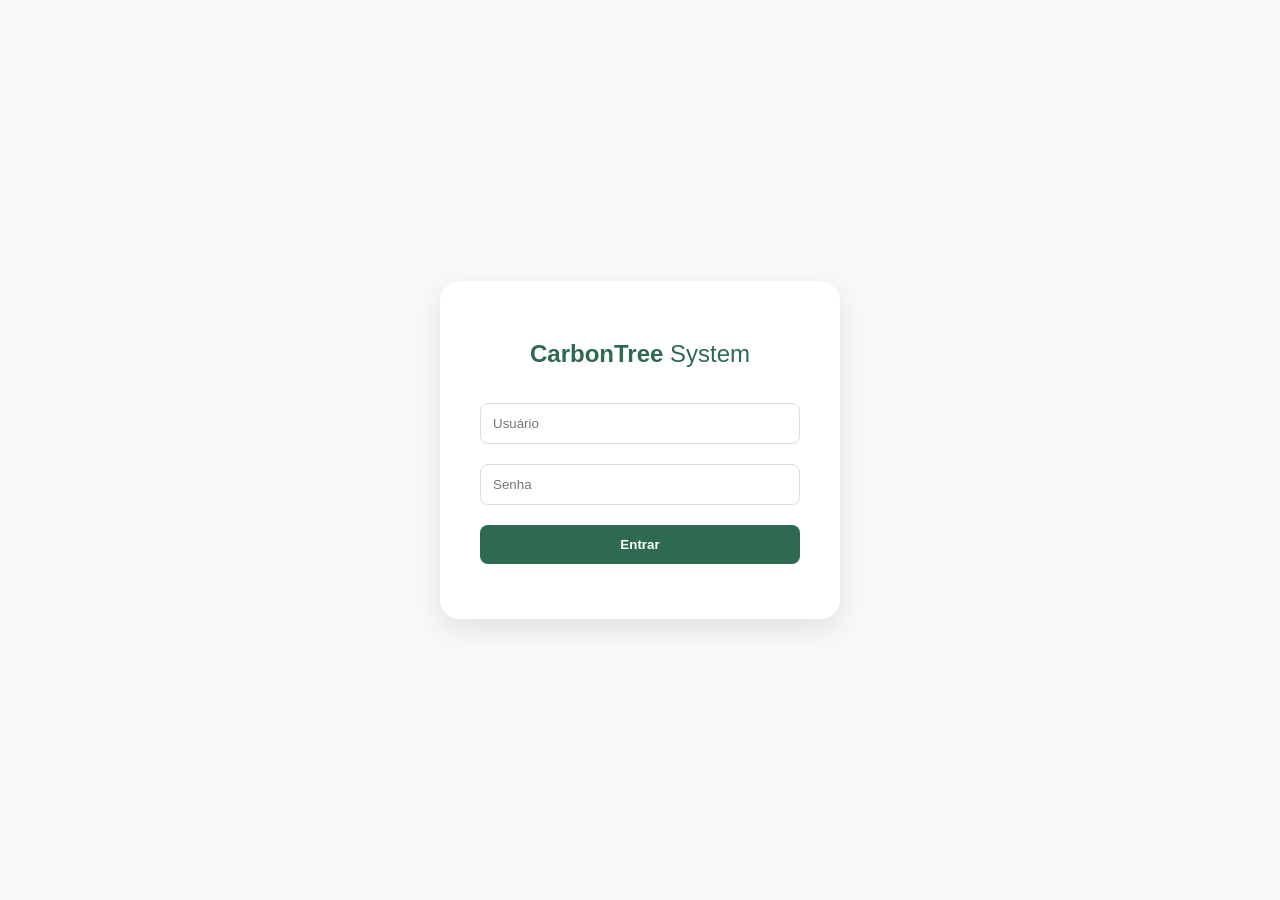
<file: src/main/resources/static/js/index.html>
<!DOCTYPE html>
<html lang="pt-br">
<head>
    <meta charset="UTF-8">
    <meta name="viewport" content="width=device-width, initial-scale=1.0">
    <title>Login - CarbonTree System</title>
    <style>
        :root { --primary: #2d6a4f; --bg: #f8f9fa; }
        body { font-family: 'Inter', sans-serif; background-color: var(--bg); display: flex; justify-content: center; align-items: center; height: 100vh; margin: 0; }
        .login-container { background: white; padding: 40px; border-radius: 20px; box-shadow: 0 10px 30px rgba(0,0,0,0.1); width: 320px; text-align: center; }
        h2 { color: var(--primary); margin-bottom: 25px; }
        input { width: 100%; padding: 12px; margin: 10px 0; border: 1px solid #ddd; border-radius: 8px; box-sizing: border-box; }
        button { width: 100%; padding: 12px; background: var(--primary); color: white; border: none; border-radius: 8px; cursor: pointer; font-weight: bold; margin-top: 10px; }
        button:hover { background: #1b4332; }
        #mensagem { color: #e76f51; font-size: 0.9rem; margin-top: 15px; }
    </style>
</head>
<body>
<div class="login-container">
    <h2>CarbonTree <span style="font-weight: 300;">System</span></h2>
    <input type="text" id="usuario" placeholder="Usuário">
    <input type="password" id="senha" placeholder="Senha">
    <button onclick="fazerLogin()">Entrar</button>
    <p id="mensagem"></p>
</div>

<!-- CORRIGIDO: era <script src="script.js"> — arquivo não existe, o correto é login.js -->
<script src="login.js"></script>
</body>
</html>
</file>
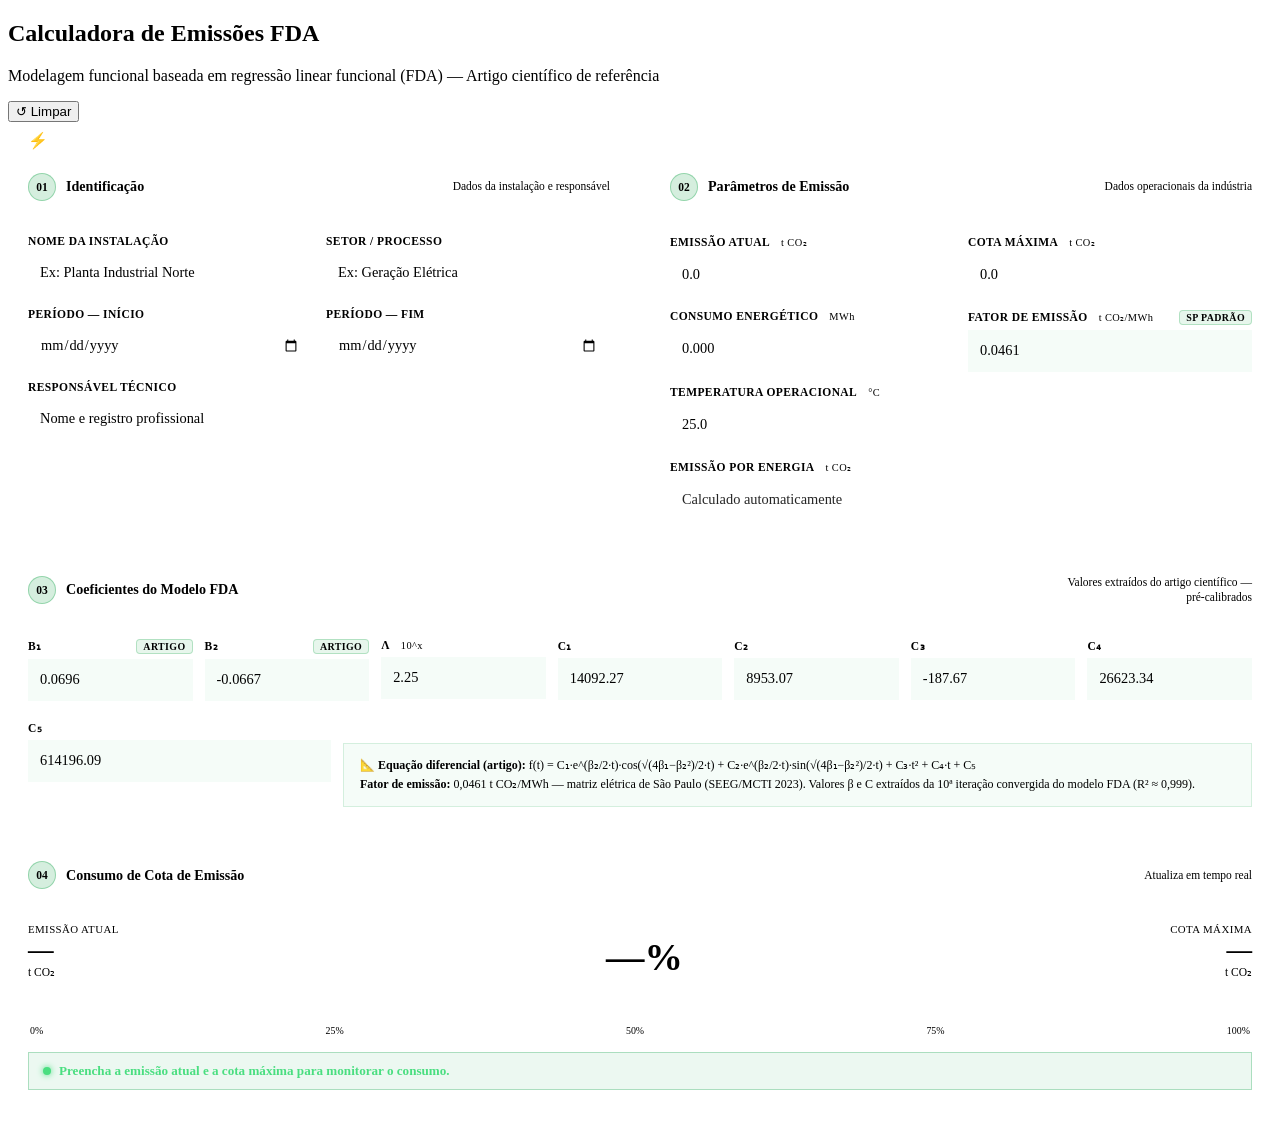
<file: src/main/resources/templates/fda-calculator.html>
<!DOCTYPE html>
<html xmlns:th="http://www.thymeleaf.org"
      th:replace="~{layout :: layout(~{::content}, ~{::scripts-extra})}">
<head><title>Calculadora FDA</title></head>
<body>

<th:block th:fragment="content">

    <style>
        .fda-page {
            --fda-block-gap: 20px;
            --fda-input-h:   42px;
            font-family: var(--font);
            color: var(--text);
        }
        .fda-grid {
            display: grid;
            grid-template-columns: 1fr 1fr;
            gap: var(--fda-block-gap);
            margin-bottom: var(--fda-block-gap);
        }
        .fda-grid .block-full { grid-column: 1 / -1; }

        .fda-block {
            background: var(--bg-card);
            border: 1px solid var(--border);
            border-radius: var(--radius-lg);
            overflow: hidden;
        }
        .fda-block-header {
            display: flex;
            align-items: center;
            gap: 10px;
            padding: 14px 20px;
            border-bottom: 1px solid var(--border);
            background: var(--bg-card2);
        }
        .fda-block-header .block-num {
            display: flex;
            align-items: center;
            justify-content: center;
            width: 26px; height: 26px;
            border-radius: 50%;
            background: rgba(22,163,74,0.18);
            border: 1px solid rgba(22,163,74,0.35);
            font-size: 0.72rem;
            font-weight: 800;
            color: var(--primary-light);
            flex-shrink: 0;
        }
        .fda-block-header h3 {
            font-size: 0.88rem;
            font-weight: 700;
            color: var(--text);
            margin: 0;
        }
        .fda-block-header .block-desc {
            font-size: 0.72rem;
            color: var(--text-dim);
            margin-left: auto;
            text-align: right;
            max-width: 200px;
            line-height: 1.3;
        }
        .fda-block-body {
            padding: 20px;
            display: grid;
            grid-template-columns: 1fr 1fr;
            gap: 14px;
        }
        .fda-block-body.cols-1 { grid-template-columns: 1fr; }
        .fda-block-body.cols-3 { grid-template-columns: 1fr 1fr 1fr; }

        .fda-group { display: flex; flex-direction: column; gap: 5px; }
        .fda-group.span-2 { grid-column: span 2; }
        .fda-group.span-3 { grid-column: 1 / -1; }

        .fda-label {
            font-size: 0.72rem;
            font-weight: 600;
            color: var(--text-muted);
            text-transform: uppercase;
            letter-spacing: 0.4px;
            display: flex;
            align-items: center;
            gap: 5px;
        }
        .fda-label .unit-tag {
            font-size: 0.65rem;
            font-weight: 400;
            text-transform: none;
            color: var(--text-dim);
            background: var(--bg-card2);
            border: 1px solid var(--border);
            padding: 1px 6px;
            border-radius: 4px;
            font-family: var(--font-mono);
        }
        .fda-label .preset-tag {
            font-size: 0.62rem;
            background: rgba(22,163,74,0.1);
            border: 1px solid rgba(22,163,74,0.25);
            color: var(--primary-light);
            padding: 1px 6px;
            border-radius: 4px;
            margin-left: auto;
        }

        .fda-input {
            height: var(--fda-input-h);
            background: var(--bg-card2);
            border: 1px solid var(--border-light);
            border-radius: var(--radius);
            color: var(--text);
            font-family: var(--font-mono);
            font-size: 0.9rem;
            padding: 0 12px;
            outline: none;
            transition: border-color 0.2s, box-shadow 0.2s;
            width: 100%;
            box-sizing: border-box;
        }
        .fda-input:focus {
            border-color: var(--primary);
            box-shadow: 0 0 0 3px rgba(22,163,74,0.1);
        }
        .fda-input.preset {
            color: var(--primary-light);
            border-color: rgba(22,163,74,0.2);
            background: rgba(22,163,74,0.04);
        }
        .fda-input[readonly] {
            cursor: default;
            opacity: 0.85;
        }
        .fda-input::placeholder { color: var(--text-dim); font-family: var(--font); }

        .quota-wrapper {
            padding: 20px;
            display: flex;
            flex-direction: column;
            gap: 16px;
        }

        .quota-numbers {
            display: flex;
            justify-content: space-between;
            align-items: flex-end;
        }
        .quota-val {
            display: flex;
            flex-direction: column;
            gap: 2px;
        }
        .quota-val .qv-label { font-size: 0.68rem; color: var(--text-dim); text-transform: uppercase; letter-spacing: 0.4px; }
        .quota-val .qv-num   {
            font-size: 1.6rem;
            font-weight: 800;
            font-family: var(--font-mono);
            color: var(--text);
            line-height: 1;
            transition: color 0.4s;
        }
        .quota-val .qv-unit  { font-size: 0.72rem; color: var(--text-muted); font-family: var(--font-mono); }

        .quota-pct {
            font-size: 2.4rem;
            font-weight: 900;
            font-family: var(--font-mono);
            transition: color 0.4s;
        }

        .quota-bar-track {
            height: 14px;
            background: var(--bg-card2);
            border: 1px solid var(--border);
            border-radius: 8px;
            overflow: hidden;
            position: relative;
        }
        .quota-bar-fill {
            height: 100%;
            border-radius: 8px;
            transition: width 0.5s cubic-bezier(0.4,0,0.2,1), background 0.5s;
            background: #16a34a;
            position: relative;
        }
        .quota-bar-fill::after {
            content: '';
            position: absolute;
            inset: 0;
            background: linear-gradient(90deg, transparent 0%, rgba(255,255,255,0.08) 50%, transparent 100%);
            background-size: 200% 100%;
            animation: shimmer 2s infinite;
        }
        @keyframes shimmer { 0%{background-position:200% 0} 100%{background-position:-200% 0} }

        .quota-ticks {
            display: flex;
            justify-content: space-between;
            padding: 0 2px;
        }
        .quota-ticks span {
            font-size: 0.62rem;
            color: var(--text-dim);
            font-family: var(--font-mono);
        }

        .quota-status {
            display: flex;
            align-items: center;
            gap: 8px;
            padding: 10px 14px;
            border-radius: var(--radius);
            border: 1px solid;
            font-size: 0.82rem;
            font-weight: 600;
            transition: all 0.4s;
        }
        .quota-status .qs-dot {
            width: 8px; height: 8px;
            border-radius: 50%;
            flex-shrink: 0;
        }
        .status-ok      { background: rgba(22,163,74,0.08); border-color: rgba(22,163,74,0.3); color: #4ade80; }
        .status-ok      .qs-dot { background: #4ade80; box-shadow: 0 0 6px #4ade80; }
        .status-warn    { background: rgba(245,158,11,0.08); border-color: rgba(245,158,11,0.3); color: #fbbf24; }
        .status-warn    .qs-dot { background: #fbbf24; box-shadow: 0 0 6px #fbbf24; }
        .status-danger  { background: rgba(239,68,68,0.08); border-color: rgba(239,68,68,0.3); color: #f87171; }
        .status-danger  .qs-dot { background: #f87171; box-shadow: 0 0 6px #f87171; animation: pulse 1s infinite; }
        @keyframes pulse { 0%,100%{opacity:1} 50%{opacity:0.4} }

        /* ─── Painel de resultados FDA ─── */
        .fda-results {
            background: var(--bg-card);
            border: 1px solid var(--border);
            border-radius: var(--radius-lg);
            overflow: hidden;
            margin-bottom: var(--fda-block-gap);
        }
        .fda-results-header {
            display: flex;
            align-items: center;
            justify-content: space-between;
            padding: 14px 20px;
            border-bottom: 1px solid var(--border);
            background: var(--bg-card2);
        }
        .fda-results-header h3 { font-size: 0.88rem; font-weight: 700; margin: 0; }
        .fda-results-grid {
            display: grid;
            grid-template-columns: repeat(auto-fit, minmax(180px, 1fr));
            gap: 0;
        }
        .fda-result-item {
            padding: 18px 20px;
            border-right: 1px solid var(--border);
            border-bottom: 1px solid var(--border);
            display: flex;
            flex-direction: column;
            gap: 4px;
        }
        .fda-result-item:last-child { border-right: none; }
        .fri-label { font-size: 0.68rem; color: var(--text-dim); text-transform: uppercase; letter-spacing: 0.4px; }
        .fri-val {
            font-size: 1.3rem;
            font-weight: 800;
            font-family: var(--font-mono);
            color: var(--text);
            line-height: 1;
        }
        .fri-unit { font-size: 0.7rem; color: var(--text-muted); font-family: var(--font-mono); }
        .fri-sub  { font-size: 0.68rem; color: var(--text-dim); margin-top: 2px; }

        /* ─── Botão calcular ─── */
        .fda-calc-btn {
            display: flex;
            align-items: center;
            justify-content: center;
            gap: 8px;
            width: 100%;
            padding: 14px;
            background: var(--primary);
            color: #fff;
            border: none;
            border-radius: var(--radius);
            font-size: 0.92rem;
            font-weight: 700;
            cursor: pointer;
            font-family: var(--font);
            transition: background 0.2s, transform 0.1s;
            margin-top: 4px;
        }
        .fda-calc-btn:hover  { background: var(--primary-dark); }
        .fda-calc-btn:active { transform: scale(0.99); }
        .fda-calc-btn .calc-icon { font-size: 1rem; }

        /* ─── Nota metodológica ─── */
        .fda-note {
            background: rgba(22,163,74,0.04);
            border: 1px solid rgba(22,163,74,0.15);
            border-radius: var(--radius);
            padding: 12px 16px;
            font-size: 0.75rem;
            color: var(--text-dim);
            line-height: 1.6;
        }
        .fda-note strong { color: var(--text-muted); }

        /* ─── Responsivo ─── */
        @media (max-width: 900px) {
            .fda-grid { grid-template-columns: 1fr; }
            .fda-block-body { grid-template-columns: 1fr; }
            .fda-block-body.cols-3 { grid-template-columns: 1fr 1fr; }
            .fda-group.span-2 { grid-column: span 1; }
        }
        @media (max-width: 600px) {
            .fda-block-body.cols-3 { grid-template-columns: 1fr; }
            .quota-pct { font-size: 1.8rem; }
        }
    </style>

    <div class="fda-page">

        <!-- Cabeçalho da página -->
        <div class="page-header">
            <div class="header-text">
                <h2>Calculadora de Emissões FDA</h2>
                <p>Modelagem funcional baseada em regressão linear funcional (FDA) — Artigo científico de referência</p>
            </div>
            <div class="header-actions">
                <button class="btn-outline" onclick="resetForm()">↺ Limpar</button>
                <button class="fda-calc-btn" style="width:auto;padding:9px 20px;margin:0" onclick="calcular()">
                    <span class="calc-icon">⚡</span> Calcular
                </button>
            </div>
        </div>

        <div class="fda-grid">

            <!-- ══════ IDENTIFICAÇÃO ══════ -->
            <div class="fda-block">
                <div class="fda-block-header">
                    <span class="block-num">01</span>
                    <h3>Identificação</h3>
                    <span class="block-desc">Dados da instalação e responsável</span>
                </div>
                <div class="fda-block-body cols-1" style="grid-template-columns:1fr 1fr">

                    <div class="fda-group">
                        <label class="fda-label" for="nomeInstalacao">Nome da Instalação</label>
                        <input class="fda-input" id="nomeInstalacao" type="text"
                               placeholder="Ex: Planta Industrial Norte"/>
                    </div>
                    <div class="fda-group">
                        <label class="fda-label" for="setor">Setor / Processo</label>
                        <input class="fda-input" id="setor" type="text"
                               placeholder="Ex: Geração Elétrica"/>
                    </div>
                    <div class="fda-group">
                        <label class="fda-label" for="periodoInicio">Período — Início</label>
                        <input class="fda-input" id="periodoInicio" type="date"/>
                    </div>
                    <div class="fda-group">
                        <label class="fda-label" for="periodoFim">Período — Fim</label>
                        <input class="fda-input" id="periodoFim" type="date"/>
                    </div>
                    <div class="fda-group" style="grid-column:1/-1">
                        <label class="fda-label" for="responsavel">Responsável Técnico</label>
                        <input class="fda-input" id="responsavel" type="text"
                               placeholder="Nome e registro profissional"/>
                    </div>

                </div>
            </div>

            <!-- ══════ PARÂMETROS ══════ -->
            <div class="fda-block">
                <div class="fda-block-header">
                    <span class="block-num">02</span>
                    <h3>Parâmetros de Emissão</h3>
                    <span class="block-desc">Dados operacionais da indústria</span>
                </div>
                <div class="fda-block-body" style="grid-template-columns:1fr 1fr">

                    <div class="fda-group">
                        <label class="fda-label" for="emissaoAtual">
                            Emissão Atual
                            <span class="unit-tag">t CO₂</span>
                        </label>
                        <input class="fda-input" id="emissaoAtual" type="number" min="0" step="0.1"
                               placeholder="0.0" oninput="atualizarBarra()"/>
                    </div>

                    <div class="fda-group">
                        <label class="fda-label" for="cotaMaxima">
                            Cota Máxima
                            <span class="unit-tag">t CO₂</span>
                        </label>
                        <input class="fda-input" id="cotaMaxima" type="number" min="0" step="0.1"
                               placeholder="0.0" oninput="atualizarBarra()"/>
                    </div>

                    <div class="fda-group">
                        <label class="fda-label" for="consumoEnergetico">
                            Consumo Energético
                            <span class="unit-tag">MWh</span>
                        </label>
                        <input class="fda-input" id="consumoEnergetico" type="number" min="0" step="0.001"
                               placeholder="0.000" oninput="calcularEmissaoEnergetica()"/>
                    </div>

                    <div class="fda-group">
                        <label class="fda-label" for="fatorEmissao">
                            Fator de Emissão
                            <span class="unit-tag">t CO₂/MWh</span>
                            <span class="preset-tag">SP padrão</span>
                        </label>
                        <!-- 0.0461 = fator da matriz elétrica de São Paulo (SEEG/MCTI) -->
                        <input class="fda-input preset" id="fatorEmissao" type="number"
                               min="0" step="0.0001" value="0.0461"
                               oninput="calcularEmissaoEnergetica()"/>
                    </div>

                    <div class="fda-group" style="grid-column:1/-1">
                        <label class="fda-label" for="temperatura">
                            Temperatura Operacional
                            <span class="unit-tag">°C</span>
                        </label>
                        <input class="fda-input" id="temperatura" type="number"
                               step="0.1" placeholder="25.0"/>
                    </div>

                    <div class="fda-group" style="grid-column:1/-1">
                        <label class="fda-label" for="emissaoEnergetica">
                            Emissão por Energia
                            <span class="unit-tag">t CO₂</span>
                        </label>
                        <input class="fda-input" id="emissaoEnergetica" type="number"
                               readonly placeholder="Calculado automaticamente" style="color:var(--text-muted)"/>
                    </div>

                </div>
            </div>

            <!-- ══════ COEFICIENTES FDA ══════ -->
            <div class="fda-block block-full">
                <div class="fda-block-header">
                    <span class="block-num">03</span>
                    <h3>Coeficientes do Modelo FDA</h3>
                    <span class="block-desc">Valores extraídos do artigo científico — pré-calibrados</span>
                </div>
                <div class="fda-block-body cols-3" style="grid-template-columns:repeat(7,1fr);gap:12px">

                    <div class="fda-group">
                        <label class="fda-label" for="beta1">
                            β₁
                            <span class="preset-tag">artigo</span>
                        </label>
                        <input class="fda-input preset" id="beta1" type="number"
                               step="0.0001" value="0.0696" oninput="calcular()"/>
                    </div>

                    <div class="fda-group">
                        <label class="fda-label" for="beta2">
                            β₂
                            <span class="preset-tag">artigo</span>
                        </label>
                        <input class="fda-input preset" id="beta2" type="number"
                               step="0.0001" value="-0.0667" oninput="calcular()"/>
                    </div>

                    <div class="fda-group">
                        <label class="fda-label" for="lambda">
                            λ
                            <span class="unit-tag">10^x</span>
                        </label>
                        <input class="fda-input preset" id="lambda" type="number"
                               step="0.25" value="2.25" oninput="calcular()"/>
                    </div>

                    <div class="fda-group">
                        <label class="fda-label" for="c1">C₁</label>
                        <input class="fda-input preset" id="c1" type="number"
                               step="1" value="14092.27" oninput="calcular()"/>
                    </div>

                    <div class="fda-group">
                        <label class="fda-label" for="c2">C₂</label>
                        <input class="fda-input preset" id="c2" type="number"
                               step="1" value="8953.07" oninput="calcular()"/>
                    </div>

                    <div class="fda-group">
                        <label class="fda-label" for="c3">C₃</label>
                        <input class="fda-input preset" id="c3" type="number"
                               step="1" value="-187.67" oninput="calcular()"/>
                    </div>

                    <div class="fda-group">
                        <label class="fda-label" for="c4">C₄</label>
                        <input class="fda-input preset" id="c4" type="number"
                               step="1" value="26623.34" oninput="calcular()"/>
                    </div>

                </div>
                <div style="padding:0 20px 20px;display:grid;grid-template-columns:1fr 3fr;gap:12px;align-items:start">
                    <div class="fda-group">
                        <label class="fda-label" for="c5">C₅</label>
                        <input class="fda-input preset" id="c5" type="number"
                               step="1" value="614196.09" oninput="calcular()"/>
                    </div>
                    <div class="fda-note" style="margin-top:22px">
                        <strong>📐 Equação diferencial (artigo):</strong>
                        f(t) = C₁·e^(β₂/2·t)·cos(√(4β₁−β₂²)/2·t) + C₂·e^(β₂/2·t)·sin(√(4β₁−β₂²)/2·t) + C₃·t² + C₄·t + C₅<br>
                        <strong>Fator de emissão:</strong> 0,0461 t CO₂/MWh — matriz elétrica de São Paulo (SEEG/MCTI 2023).
                        Valores β e C extraídos da 10ª iteração convergida do modelo FDA (R² ≈ 0,999).
                    </div>
                </div>
            </div>

            <!-- ══════ BARRA DE COTA ══════ -->
            <div class="fda-block block-full">
                <div class="fda-block-header">
                    <span class="block-num">04</span>
                    <h3>Consumo de Cota de Emissão</h3>
                    <span class="block-desc">Atualiza em tempo real</span>
                </div>
                <div class="quota-wrapper">

                    <div class="quota-numbers">
                        <div class="quota-val">
                            <span class="qv-label">Emissão atual</span>
                            <span class="qv-num" id="qv-atual">—</span>
                            <span class="qv-unit">t CO₂</span>
                        </div>
                        <span class="quota-pct" id="quota-pct">—%</span>
                        <div class="quota-val" style="text-align:right">
                            <span class="qv-label">Cota máxima</span>
                            <span class="qv-num" id="qv-cota">—</span>
                            <span class="qv-unit">t CO₂</span>
                        </div>
                    </div>

                    <div class="quota-bar-track">
                        <div class="quota-bar-fill" id="quota-fill" style="width:0%"></div>
                    </div>

                    <div class="quota-ticks">
                        <span>0%</span>
                        <span>25%</span>
                        <span>50%</span>
                        <span>75%</span>
                        <span>100%</span>
                    </div>

                    <div class="quota-status status-ok" id="quota-status">
                        <div class="qs-dot"></div>
                        <span id="quota-status-text">Preencha a emissão atual e a cota máxima para monitorar o consumo.</span>
                    </div>

                </div>
            </div>

        </div>

        <!-- ═══ PAINEL DE RESULTADOS FDA ═══ -->
        <div class="fda-results" id="fda-results" style="display:none">
            <div class="fda-results-header">
                <h3>📊 Resultados do Modelo FDA</h3>
                <span style="font-size:0.75rem;color:var(--text-dim)" id="result-timestamp"></span>
            </div>
            <div class="fda-results-grid">
                <div class="fda-result-item">
                    <span class="fri-label">Emissão Modelada (t=ano)</span>
                    <span class="fri-val" id="res-fdaval">—</span>
                    <span class="fri-unit">× 1000 t CO₂</span>
                    <span class="fri-sub">f(t) pela equação diferencial</span>
                </div>
                <div class="fda-result-item">
                    <span class="fri-label">Emissão por Energia</span>
                    <span class="fri-val" id="res-energia">—</span>
                    <span class="fri-unit">t CO₂</span>
                    <span class="fri-sub">Consumo × Fator São Paulo</span>
                </div>
                <div class="fda-result-item">
                    <span class="fri-label">Saldo de Cota</span>
                    <span class="fri-val" id="res-saldo">—</span>
                    <span class="fri-unit">t CO₂</span>
                    <span class="fri-sub">Cota máx. − Emissão atual</span>
                </div>
                <div class="fda-result-item">
                    <span class="fri-label">Frequência (√(4β₁−β₂²)/2)</span>
                    <span class="fri-val" id="res-omega">—</span>
                    <span class="fri-unit">rad/ano</span>
                    <span class="fri-sub">Componente oscilatória do modelo</span>
                </div>
                <div class="fda-result-item">
                    <span class="fri-label">Taxa de Crescimento (β₂/2)</span>
                    <span class="fri-val" id="res-taxa">—</span>
                    <span class="fri-unit">ano⁻¹</span>
                    <span class="fri-sub">Expoente da envoltória</span>
                </div>
                <div class="fda-result-item">
                    <span class="fri-label">Conformidade Legal</span>
                    <span class="fri-val" id="res-conformidade" style="font-size:1rem">—</span>
                    <span class="fri-unit"></span>
                    <span class="fri-sub" id="res-conf-sub">—</span>
                </div>
            </div>
        </div>

    </div>

</th:block>

<th:block th:fragment="scripts-extra">
    <script>

        function lerNumero(id, fallback) {
            const v = parseFloat(document.getElementById(id).value);
            return isNaN(v) ? fallback : v;
        }

        function fmt(n, dec) {
            if (n === null || n === undefined || isNaN(n)) return '—';
            return n.toLocaleString('pt-BR', {minimumFractionDigits: dec, maximumFractionDigits: dec});
        }

        // Equação diferencial FDA
        function fdaEmissao(t, b1, b2, c1, c2, c3, c4, c5) {
            const disc = 4 * b1 - b2 * b2;
            if (disc < 0) return null; // discriminante inválido
            const omega = Math.sqrt(disc) / 2;
            const exp1  = Math.exp((-b2 / 2) * t);
            return c1 * exp1 * Math.cos(omega * t)
                + c2 * exp1 * Math.sin(omega * t)
                + c3 * t * t
                + c4 * t
                + c5;
        }

        // Calcula emissão energética em tempo real
        function calcularEmissaoEnergetica() {
            const consumo = lerNumero('consumoEnergetico', null);
            const fator   = lerNumero('fatorEmissao', 0.0461);
            const campo   = document.getElementById('emissaoEnergetica');
            if (consumo !== null && fator !== null) {
                campo.value = (consumo * fator).toFixed(4);
            } else {
                campo.value = '';
            }
        }

        // Calcula tudo e exibe resultados
        function calcular() {
            calcularEmissaoEnergetica();
            atualizarBarra();

            const b1 = lerNumero('beta1', 0.0696);
            const b2 = lerNumero('beta2', -0.0667);
            const c1 = lerNumero('c1',  14092.27);
            const c2 = lerNumero('c2',  8953.07);
            const c3 = lerNumero('c3',  -187.67);
            const c4 = lerNumero('c4',  26623.34);
            const c5 = lerNumero('c5',  614196.09);

            // t = diferença em anos a partir de 1950 (base do artigo)
            const inicio = document.getElementById('periodoInicio').value;
            let t = 0;
            if (inicio) {
                const ano = new Date(inicio).getFullYear();
                t = Math.max(0, ano - 1950);
            }

            const fdaVal  = fdaEmissao(t, b1, b2, c1, c2, c3, c4, c5);
            const disc    = 4 * b1 - b2 * b2;
            const omega   = disc >= 0 ? Math.sqrt(disc) / 2 : null;
            const taxa    = -b2 / 2;

            const consumo = lerNumero('consumoEnergetico', null);
            const fator   = lerNumero('fatorEmissao', 0.0461);
            const emEner  = consumo !== null ? consumo * fator : null;

            const emAtual = lerNumero('emissaoAtual', null);
            const cotaMax = lerNumero('cotaMaxima', null);
            const saldo   = (emAtual !== null && cotaMax !== null) ? cotaMax - emAtual : null;

            // Conformidade
            let confText = '—', confSub = '—', confColor = 'var(--text)';
            if (saldo !== null) {
                const pct = emAtual / cotaMax * 100;
                if (pct <= 75) {
                    confText  = '✅ Conforme';
                    confSub   = 'Dentro do limite legal estabelecido';
                    confColor = '#4ade80';
                } else if (pct <= 90) {
                    confText  = '⚠️ Atenção';
                    confSub   = 'Próximo ao limite — ação preventiva recomendada';
                    confColor = '#fbbf24';
                } else {
                    confText  = '🚨 Crítico';
                    confSub   = pct >= 100 ? 'Limite excedido — notificação obrigatória' : 'Iminente excedimento do limite';
                    confColor = '#f87171';
                }
            }

            // Exibir painel
            const painel = document.getElementById('fda-results');
            painel.style.display = '';

            document.getElementById('res-fdaval').textContent       = fdaVal !== null ? fmt(fdaVal / 1000, 2) : '—';
            document.getElementById('res-energia').textContent      = emEner !== null ? fmt(emEner, 4)       : '—';
            document.getElementById('res-saldo').textContent        = saldo  !== null ? fmt(saldo, 2)         : '—';
            document.getElementById('res-omega').textContent        = omega  !== null ? omega.toFixed(4)      : '—';
            document.getElementById('res-taxa').textContent         = fmt(taxa, 4);
            document.getElementById('res-conformidade').textContent = confText;
            document.getElementById('res-conformidade').style.color = confColor;
            document.getElementById('res-conf-sub').textContent     = confSub;
            document.getElementById('result-timestamp').textContent =
                'Calculado em ' + new Date().toLocaleString('pt-BR');

            painel.scrollIntoView({ behavior: 'smooth', block: 'nearest' });
        }

        // Atualiza barra de cota em tempo real (Bloco 04)
        function atualizarBarra() {
            const atual = lerNumero('emissaoAtual', null);
            const cota  = lerNumero('cotaMaxima', null);

            const fillEl   = document.getElementById('quota-fill');
            const pctEl    = document.getElementById('quota-pct');
            const statusEl = document.getElementById('quota-status');
            const stTextEl = document.getElementById('quota-status-text');
            const atualEl  = document.getElementById('qv-atual');
            const cotaEl   = document.getElementById('qv-cota');

            // Atualiza valores numéricos
            atualEl.textContent = atual !== null ? fmt(atual, 2) : '—';
            cotaEl.textContent  = cota  !== null ? fmt(cota, 2)  : '—';

            if (atual === null || cota === null || cota <= 0) {
                fillEl.style.width      = '0%';
                fillEl.style.background = '#16a34a';
                pctEl.textContent       = '—%';
                pctEl.style.color       = 'var(--text-muted)';
                statusEl.className      = 'quota-status status-ok';
                stTextEl.textContent    = 'Preencha a emissão atual e a cota máxima para monitorar o consumo.';
                return;
            }

            const pct     = Math.min((atual / cota) * 100, 100);
            const pctDisp = ((atual / cota) * 100).toFixed(1);

            fillEl.style.width = pct + '%';
            pctEl.textContent  = pctDisp + '%';

            if (pct <= 60) {
                fillEl.style.background = '#16a34a';
                pctEl.style.color       = '#4ade80';
                statusEl.className      = 'quota-status status-ok';
                stTextEl.textContent    = '✅ Emissões dentro do limite — operação regular.';
            } else if (pct <= 80) {
                fillEl.style.background = 'linear-gradient(90deg, #16a34a, #f59e0b)';
                pctEl.style.color       = '#fbbf24';
                statusEl.className      = 'quota-status status-warn';
                stTextEl.textContent    = '⚠️ Atenção: ' + pctDisp + '% da cota consumida — monitore de perto.';
            } else if (pct < 100) {
                fillEl.style.background = 'linear-gradient(90deg, #f59e0b, #ef4444)';
                pctEl.style.color       = '#f87171';
                statusEl.className      = 'quota-status status-danger';
                stTextEl.textContent    = '🚨 Crítico: ' + pctDisp + '% da cota consumida — ação imediata necessária!';
            } else {
                fillEl.style.background = '#ef4444';
                pctEl.style.color       = '#f87171';
                statusEl.className      = 'quota-status status-danger';
                stTextEl.textContent    = '🚨 LIMITE EXCEDIDO! Emissão ' + pctDisp + '% da cota — notificação obrigatória ao órgão ambiental.';
            }
        }

        function resetForm() {
            // Preserva presets e limpa campos operacionais
            const preservar = ['beta1','beta2','lambda','c1','c2','c3','c4','c5','fatorEmissao'];
            document.querySelectorAll('.fda-input').forEach(inp => {
                if (!preservar.includes(inp.id)) inp.value = '';
            });
            document.getElementById('fda-results').style.display = 'none';
            atualizarBarra();
        }
    </script>
</th:block>

</body>
</html>
</file>
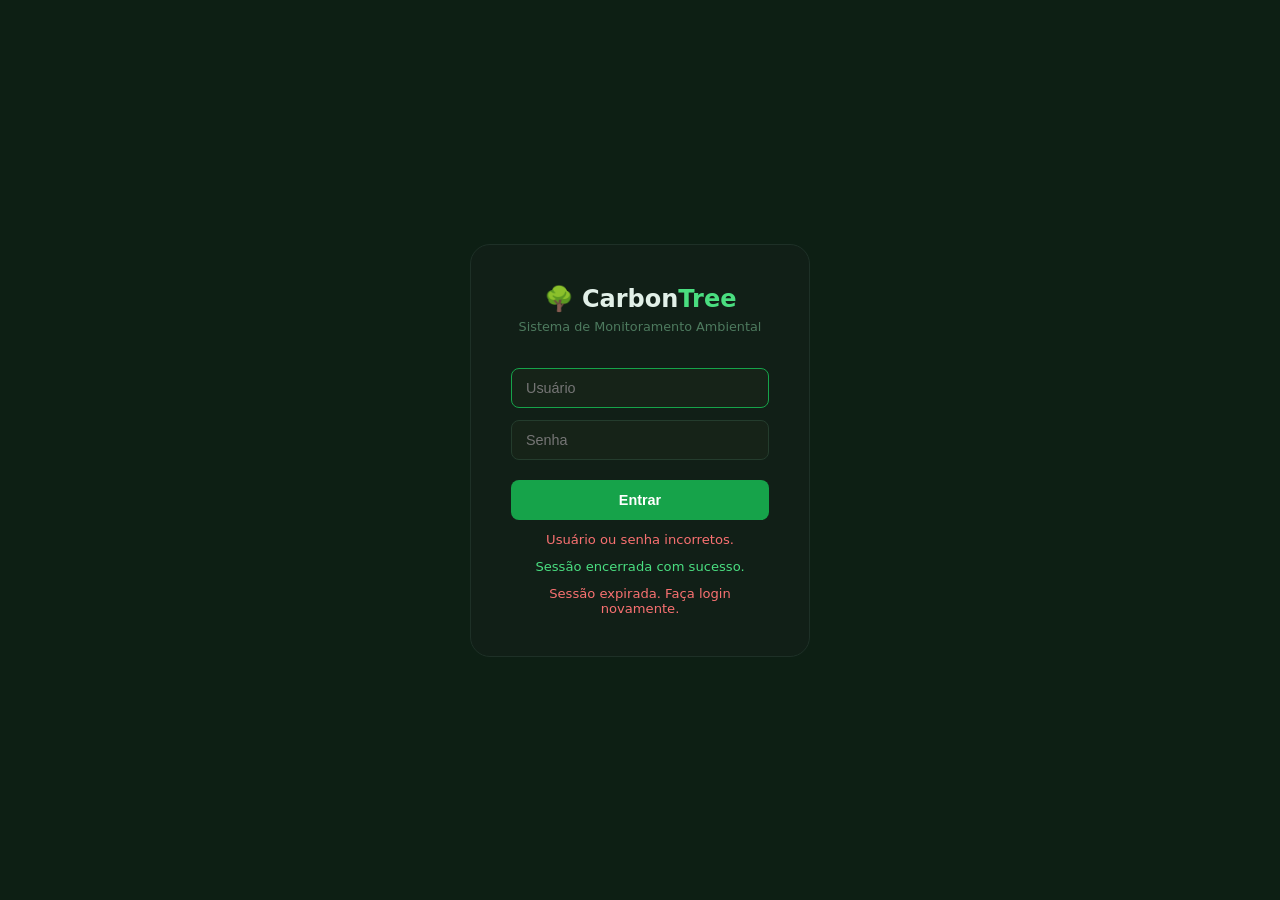
<file: src/main/resources/templates/login.html>
<!DOCTYPE html>
<html xmlns:th="http://www.thymeleaf.org" lang="pt-br">
<head>
    <meta charset="UTF-8">
    <meta name="viewport" content="width=device-width, initial-scale=1.0">
    <title>Login - CarbonTree System</title>
    <style>
        :root { --primary: #16a34a; --primary-dark: #15803d; --bg: #0d1f14; }
        * { box-sizing: border-box; margin: 0; padding: 0; }
        body {
            font-family: 'Space Grotesk', system-ui, sans-serif;
            background: var(--bg);
            display: flex; justify-content: center; align-items: center;
            height: 100vh;
        }
        .login-box {
            background: #111f17; border: 1px solid #1e3027;
            padding: 40px; border-radius: 20px;
            width: 340px; text-align: center;
        }
        .brand { font-size: 1.5rem; font-weight: 700; color: #e2f0e8; margin-bottom: 6px; }
        .brand span { color: #4ade80; }
        .sub { font-size: 0.8rem; color: #4d7a5e; margin-bottom: 28px; }
        input {
            width: 100%; padding: 11px 14px; margin: 6px 0;
            background: #162318; border: 1px solid #243c2d;
            border-radius: 8px; color: #e2f0e8; font-size: 0.9rem;
            outline: none; transition: border-color 0.2s;
        }
        input:focus { border-color: var(--primary); }
        button {
            width: 100%; padding: 12px; margin-top: 14px;
            background: var(--primary); color: #fff;
            border: none; border-radius: 8px;
            font-size: 0.9rem; font-weight: 700; cursor: pointer;
            transition: background 0.2s;
        }
        button:hover { background: var(--primary-dark); }
        .msg-error   { color: #f87171; font-size: 0.82rem; margin-top: 12px; }
        .msg-success { color: #4ade80; font-size: 0.82rem; margin-top: 12px; }
    </style>
</head>
<body>
<div class="login-box">
    <div class="brand">🌳 Carbon<span>Tree</span></div>
    <div class="sub">Sistema de Monitoramento Ambiental</div>

    <!-- Formulário Spring Security -->
    <form th:action="@{/login}" method="post">
        <input type="text"     name="username" placeholder="Usuário"  required autofocus/>
        <input type="password" name="password" placeholder="Senha"    required/>
        <button type="submit">Entrar</button>
    </form>

    <p class="msg-error"   th:if="${param.error}">Usuário ou senha incorretos.</p>
    <p class="msg-success" th:if="${param.logout}">Sessão encerrada com sucesso.</p>
    <p class="msg-error"   th:if="${param.expired}">Sessão expirada. Faça login novamente.</p>
</div>
</body>
</html>
</file>
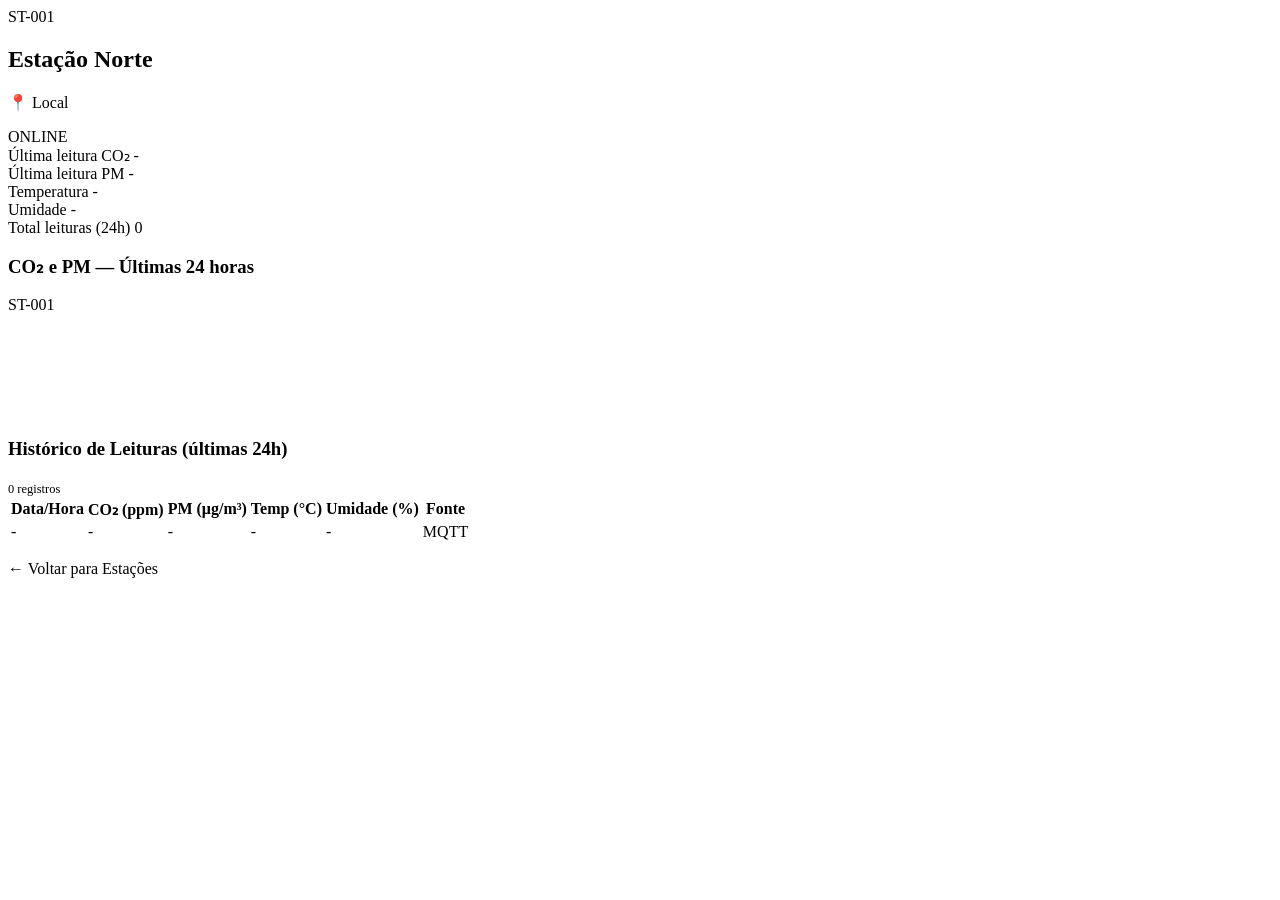
<file: src/main/resources/templates/station-detail.html>
<!DOCTYPE html>
<html xmlns:th="http://www.thymeleaf.org"
      th:replace="~{layout :: layout(~{::content}, ~{::scripts-extra})}">
<head><title>Detalhe Estação</title></head>
<body>
<th:block th:fragment="content">

    <div class="station-detail-header">
        <div class="station-detail-info">
            <span class="station-code" th:text="${station.stationCode}">ST-001</span>
            <h2 th:text="${station.name}">Estação Norte</h2>
            <p>📍 <span th:text="${station.location}">Local</span></p>
        </div>
        <div class="station-detail-status">
            <span class="status-badge status-lg"
                  th:classappend="${station.status.name() == 'ONLINE'} ? 'badge-online' :
                                  (${station.status.name() == 'OFFLINE'} ? 'badge-offline' : 'badge-maintenance')"
                  th:text="${station.status}">ONLINE</span>
        </div>
    </div>

    <div class="mini-kpi-row" th:if="${not #lists.isEmpty(readings)}">
        <div class="mini-kpi">
            <span class="mini-kpi-label">Última leitura CO₂</span>
            <span class="mini-kpi-val" th:text="${#numbers.formatDecimal(readings[0].co2Level,1,1)} + ' ppm'"
                  th:classappend="${readings[0].co2Level > 1000} ? 'text-danger' : 'text-ok'">-</span>
        </div>
        <div class="mini-kpi">
            <span class="mini-kpi-label">Última leitura PM</span>
            <span class="mini-kpi-val" th:text="${#numbers.formatDecimal(readings[0].pmLevel,1,1)} + ' μg/m³'"
                  th:classappend="${readings[0].pmLevel > 150} ? 'text-danger' : 'text-ok'">-</span>
        </div>
        <div class="mini-kpi">
            <span class="mini-kpi-label">Temperatura</span>
            <span class="mini-kpi-val" th:text="${#numbers.formatDecimal(readings[0].temperature,1,1)} + ' °C'">-</span>
        </div>
        <div class="mini-kpi">
            <span class="mini-kpi-label">Umidade</span>
            <span class="mini-kpi-val" th:text="${#numbers.formatDecimal(readings[0].humidity,1,1)} + ' %'">-</span>
        </div>
        <div class="mini-kpi">
            <span class="mini-kpi-label">Total leituras (24h)</span>
            <span class="mini-kpi-val" th:text="${#lists.size(readings)}">0</span>
        </div>
    </div>

    <div class="chart-card" style="margin-bottom:20px;">
        <div class="chart-header">
            <h3>CO₂ e PM — Últimas 24 horas</h3>
            <span class="chart-badge" th:text="${station.stationCode}">ST-001</span>
        </div>
        <div class="chart-body">
            <canvas id="stationDetailChart" height="100"></canvas>
        </div>
    </div>

    <div class="table-card full-width">
        <div class="table-card-header">
            <h3>Histórico de Leituras (últimas 24h)</h3>
            <span style="font-size:0.78rem;color:var(--text-muted)"
                  th:text="${#lists.size(readings)} + ' registros'">0 registros</span>
        </div>
        <div style="overflow-x:auto">
            <table class="data-table">
                <thead>
                <tr>
                    <th>Data/Hora</th>
                    <th>CO₂ (ppm)</th>
                    <th>PM (μg/m³)</th>
                    <th>Temp (°C)</th>
                    <th>Umidade (%)</th>
                    <th>Fonte</th>
                </tr>
                </thead>
                <tbody>
                <tr th:each="r : ${readings}">
                    <td th:text="${#temporals.format(r.recordedAt,'dd/MM/yyyy HH:mm:ss')}">-</td>
                    <td th:text="${#numbers.formatDecimal(r.co2Level,1,1)}"
                        th:classappend="${r.co2Level > 1000} ? 'text-danger' : ''">-</td>
                    <td th:text="${#numbers.formatDecimal(r.pmLevel,1,1)}"
                        th:classappend="${r.pmLevel > 150} ? 'text-danger' : ''">-</td>
                    <td th:text="${#numbers.formatDecimal(r.temperature,1,1)}">-</td>
                    <td th:text="${#numbers.formatDecimal(r.humidity,1,1)}">-</td>
                    <td>
                        <span class="source-badge" th:text="${r.source}">MQTT</span>
                    </td>
                </tr>
                </tbody>
            </table>
        </div>
    </div>

    <div style="margin-top:16px">
        <a th:href="@{/stations}" class="btn-outline">← Voltar para Estações</a>
    </div>

</th:block>

<th:block th:fragment="scripts-extra">
    <script th:inline="javascript">
        const readingsData = /*[[${readings}]]*/ [];
    </script>
    <script>
        document.addEventListener('DOMContentLoaded', () => {
            const canvas = document.getElementById('stationDetailChart');
            if (!canvas || !readingsData.length) return;

            const reversed = [...readingsData].reverse();
            const labels   = reversed.map(r => {
                const d = new Date(r.recordedAt);
                return d.toLocaleTimeString('pt-BR', {hour:'2-digit', minute:'2-digit'});
            });

            new Chart(canvas.getContext('2d'), {
                type: 'line',
                data: {
                    labels,
                    datasets: [
                        {
                            label: 'CO₂ (ppm)',
                            data: reversed.map(r => r.co2Level),
                            borderColor: '#22c55e',
                            backgroundColor: 'rgba(34,197,94,0.08)',
                            tension: 0.4, fill: true,
                            pointRadius: 2, borderWidth: 2,
                            yAxisID: 'yCo2'
                        },
                        {
                            label: 'PM (μg/m³)',
                            data: reversed.map(r => r.pmLevel),
                            borderColor: '#f59e0b',
                            backgroundColor: 'rgba(245,158,11,0.06)',
                            tension: 0.4, fill: true,
                            pointRadius: 2, borderWidth: 2,
                            yAxisID: 'yPm'
                        }
                    ]
                },
                options: {
                    responsive: true,
                    interaction: { mode: 'index', intersect: false },
                    plugins: {
                        legend: { display: true },
                        tooltip: {
                            backgroundColor: '#111814',
                            borderColor: '#1e3027',
                            borderWidth: 1
                        }
                    },
                    scales: {
                        x: { grid: { color: 'rgba(30,48,39,0.8)' }, ticks: { maxTicksLimit: 12 } },
                        yCo2: {
                            type: 'linear', position: 'left',
                            grid: { color: 'rgba(30,48,39,0.8)' },
                            title: { display: true, text: 'CO₂ (ppm)', color: '#22c55e' }
                        },
                        yPm: {
                            type: 'linear', position: 'right',
                            grid: { drawOnChartArea: false },
                            title: { display: true, text: 'PM (μg/m³)', color: '#f59e0b' }
                        }
                    }
                }
            });
        });
    </script>
</th:block>
</body>
</html>
</file>
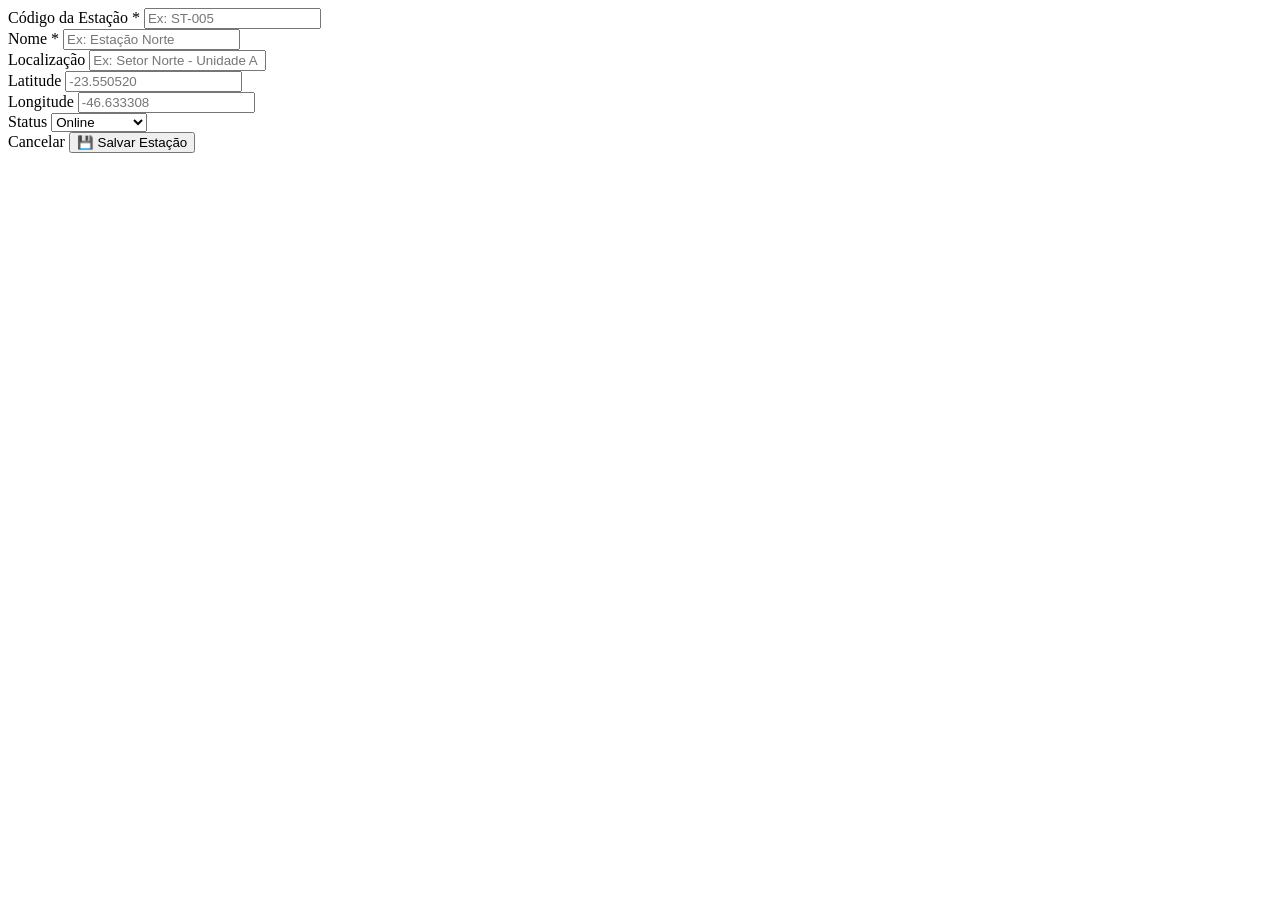
<file: src/main/resources/templates/station-form.html>
<!DOCTYPE html>
<html xmlns:th="http://www.thymeleaf.org"
      th:replace="~{layout :: layout(~{::content}, ~{::scripts-extra})}">
<head><title>Estação</title></head>
<body>
<th:block th:fragment="content">

    <div class="form-card">
        <form th:action="@{/stations/save}" th:object="${station}" method="post" class="ct-form">
            <input type="hidden" th:field="*{id}"/>

            <div class="form-row">
                <div class="form-group">
                    <label>Código da Estação *</label>
                    <input type="text" th:field="*{stationCode}" placeholder="Ex: ST-005" required/>
                </div>
                <div class="form-group">
                    <label>Nome *</label>
                    <input type="text" th:field="*{name}" placeholder="Ex: Estação Norte" required/>
                </div>
            </div>

            <div class="form-group">
                <label>Localização</label>
                <input type="text" th:field="*{location}" placeholder="Ex: Setor Norte - Unidade A"/>
            </div>
            <div class="form-row">
                <div class="form-group">
                    <label>Latitude</label>
                    <input type="number" th:field="*{latitude}" step="0.000001" placeholder="-23.550520"/>
                </div>
                <div class="form-group">
                    <label>Longitude</label>
                    <input type="number" th:field="*{longitude}" step="0.000001" placeholder="-46.633308"/>
                </div>
            </div>

            <div class="form-group">
                <label>Status</label>
                <select th:field="*{status}">
                    <option value="ONLINE">Online</option>
                    <option value="OFFLINE">Offline</option>
                    <option value="MAINTENANCE">Manutenção</option>
                </select>
            </div>

            <div class="form-actions">
                <a th:href="@{/stations}" class="btn-outline">Cancelar</a>
                <button type="submit" class="btn-primary">💾 Salvar Estação</button>
            </div>
        </form>
    </div>

</th:block>
<th:block th:fragment="scripts-extra"></th:block>
</body>
</html>
</file>
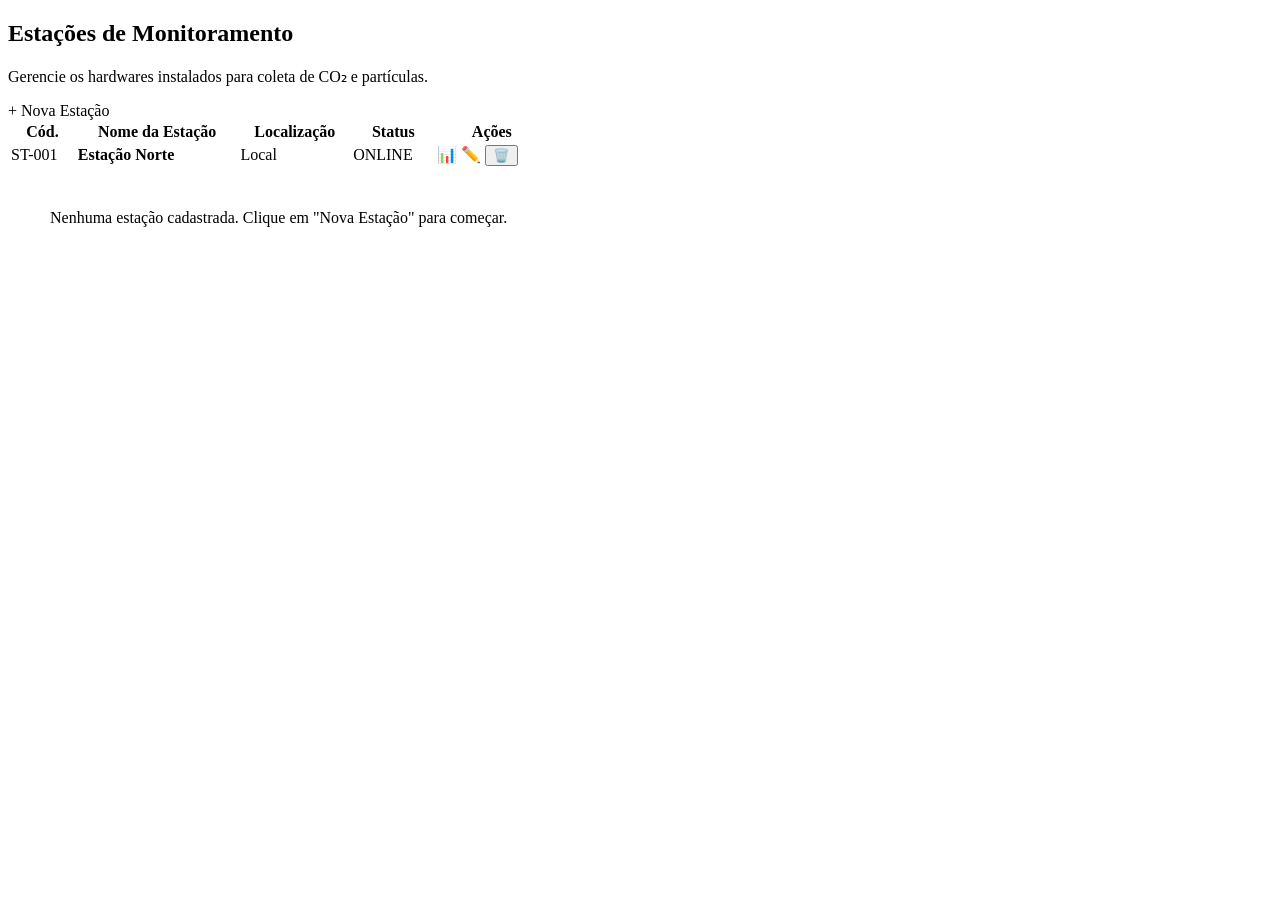
<file: src/main/resources/templates/stations.html>
<!DOCTYPE html>
<html xmlns:th="http://www.thymeleaf.org"
      th:replace="~{layout :: layout(~{::content}, ~{::scripts-extra})}">
<head><title>Gerenciar Estações</title></head>
<body>
<th:block th:fragment="content">

    <div class="page-header">
        <div class="header-text">
            <h2>Estações de Monitoramento</h2>
            <p>Gerencie os hardwares instalados para coleta de CO₂ e partículas.</p>
        </div>
        <div class="header-actions">
            <a th:href="@{/stations/new}" class="btn-primary">+ Nova Estação</a>
        </div>
    </div>

    <div class="table-card">
        <table class="data-table">
            <thead>
            <tr>
                <th>Cód.</th>
                <th>Nome da Estação</th>
                <th>Localização</th>
                <th>Status</th>
                <th>Ações</th>
            </tr>
            </thead>
            <tbody>
            <tr th:each="s : ${stations}">
                <td class="font-mono" th:text="${s.stationCode}">ST-001</td>
                <td><strong th:text="${s.name}">Estação Norte</strong></td>
                <td th:text="${s.location}">Local</td>
                <td>
                    <span class="status-badge"
                          th:classappend="${s.status.name() == 'ONLINE'}   ? 'badge-online' :
                                         (${s.status.name() == 'OFFLINE'}  ? 'badge-offline' : 'badge-maintenance')"
                          th:text="${s.status}">ONLINE</span>
                </td>
                <td class="table-actions">
                    <a th:href="@{/stations/{id}(id=${s.id})}"      class="btn-icon" title="Ver Detalhes">📊</a>
                    <a th:href="@{/stations/edit/{id}(id=${s.id})}" class="btn-icon" title="Editar">✏️</a>
                    <form th:action="@{/stations/delete/{id}(id=${s.id})}" method="post" style="display:inline"
                          onsubmit="return confirm('Excluir esta estação?')">
                        <button type="submit" class="btn-icon text-danger">🗑️</button>
                    </form>
                </td>
            </tr>
            <tr th:if="${#lists.isEmpty(stations)}">
                <td colspan="5" style="text-align:center;padding:40px;color:var(--text-dim)">
                    Nenhuma estação cadastrada. Clique em "Nova Estação" para começar.
                </td>
            </tr>
            </tbody>
        </table>
    </div>

</th:block>
<th:block th:fragment="scripts-extra"></th:block>
</body>
</html>
</file>
